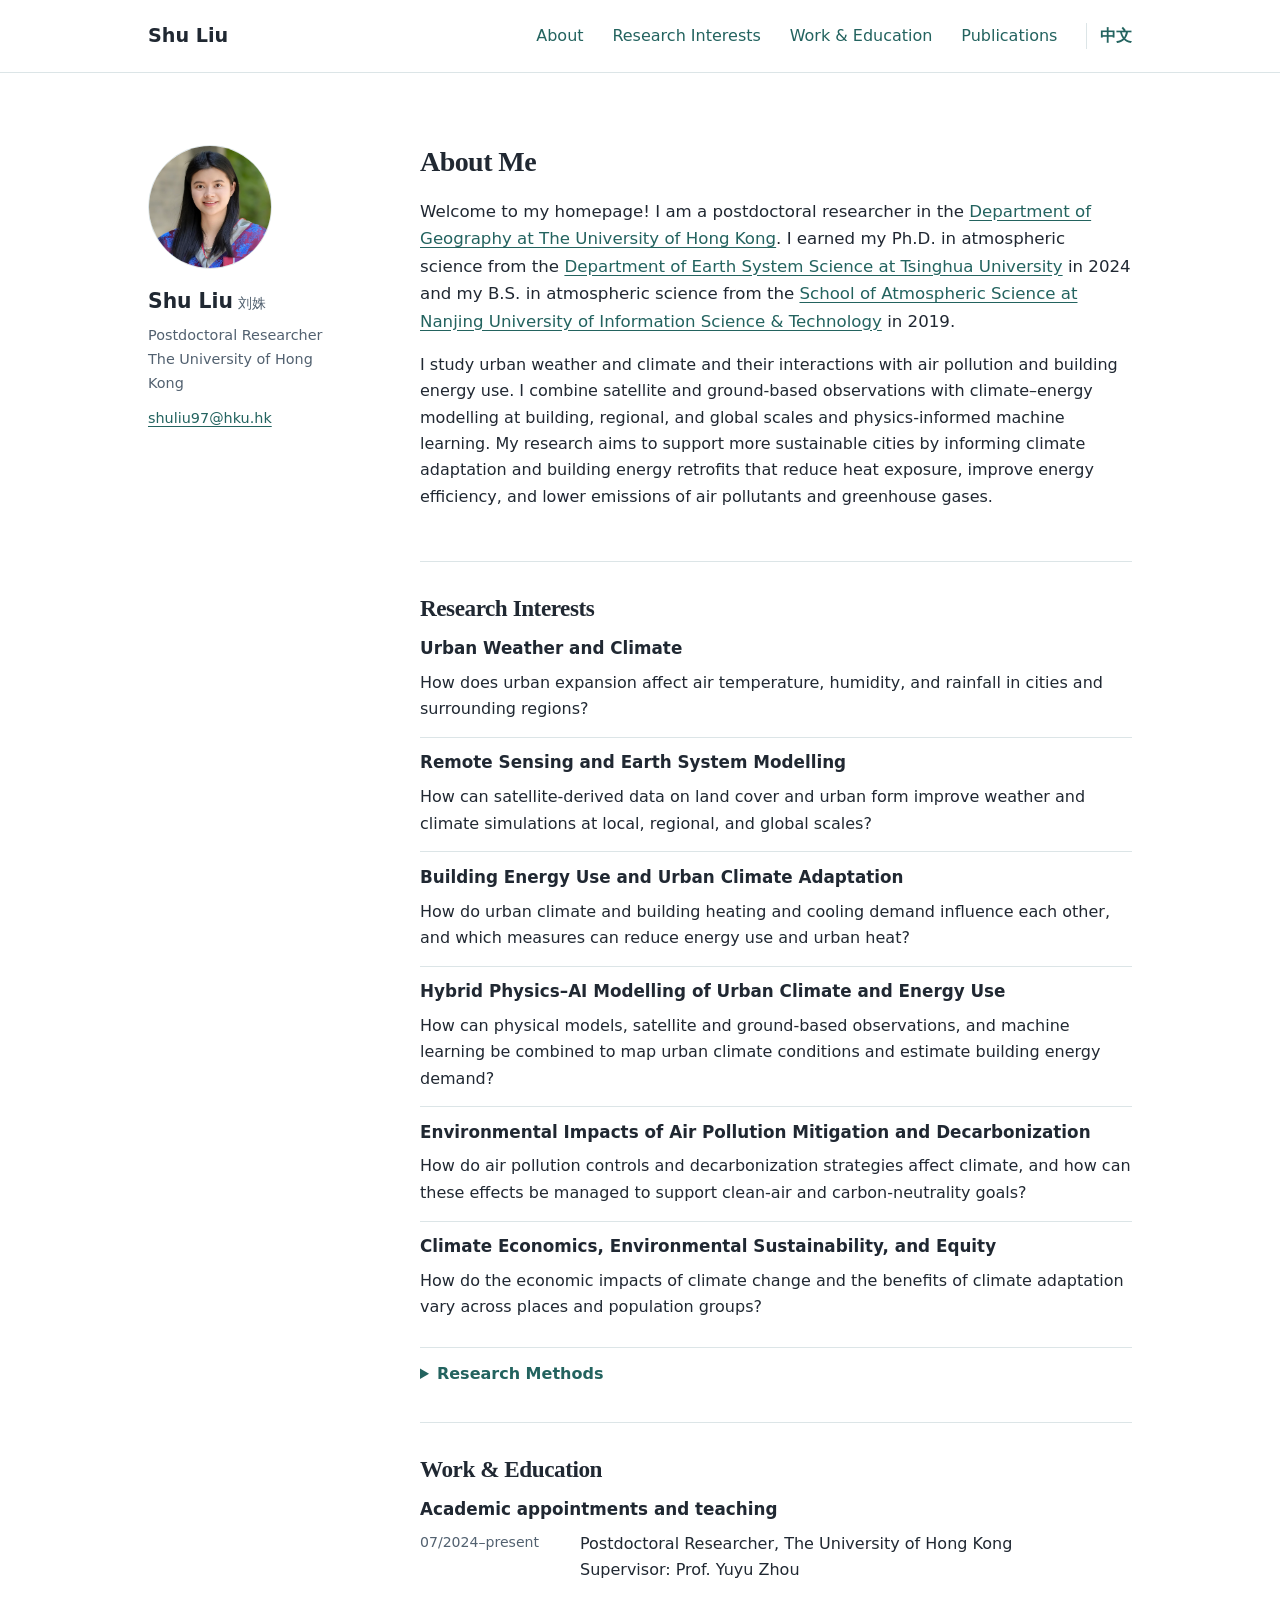
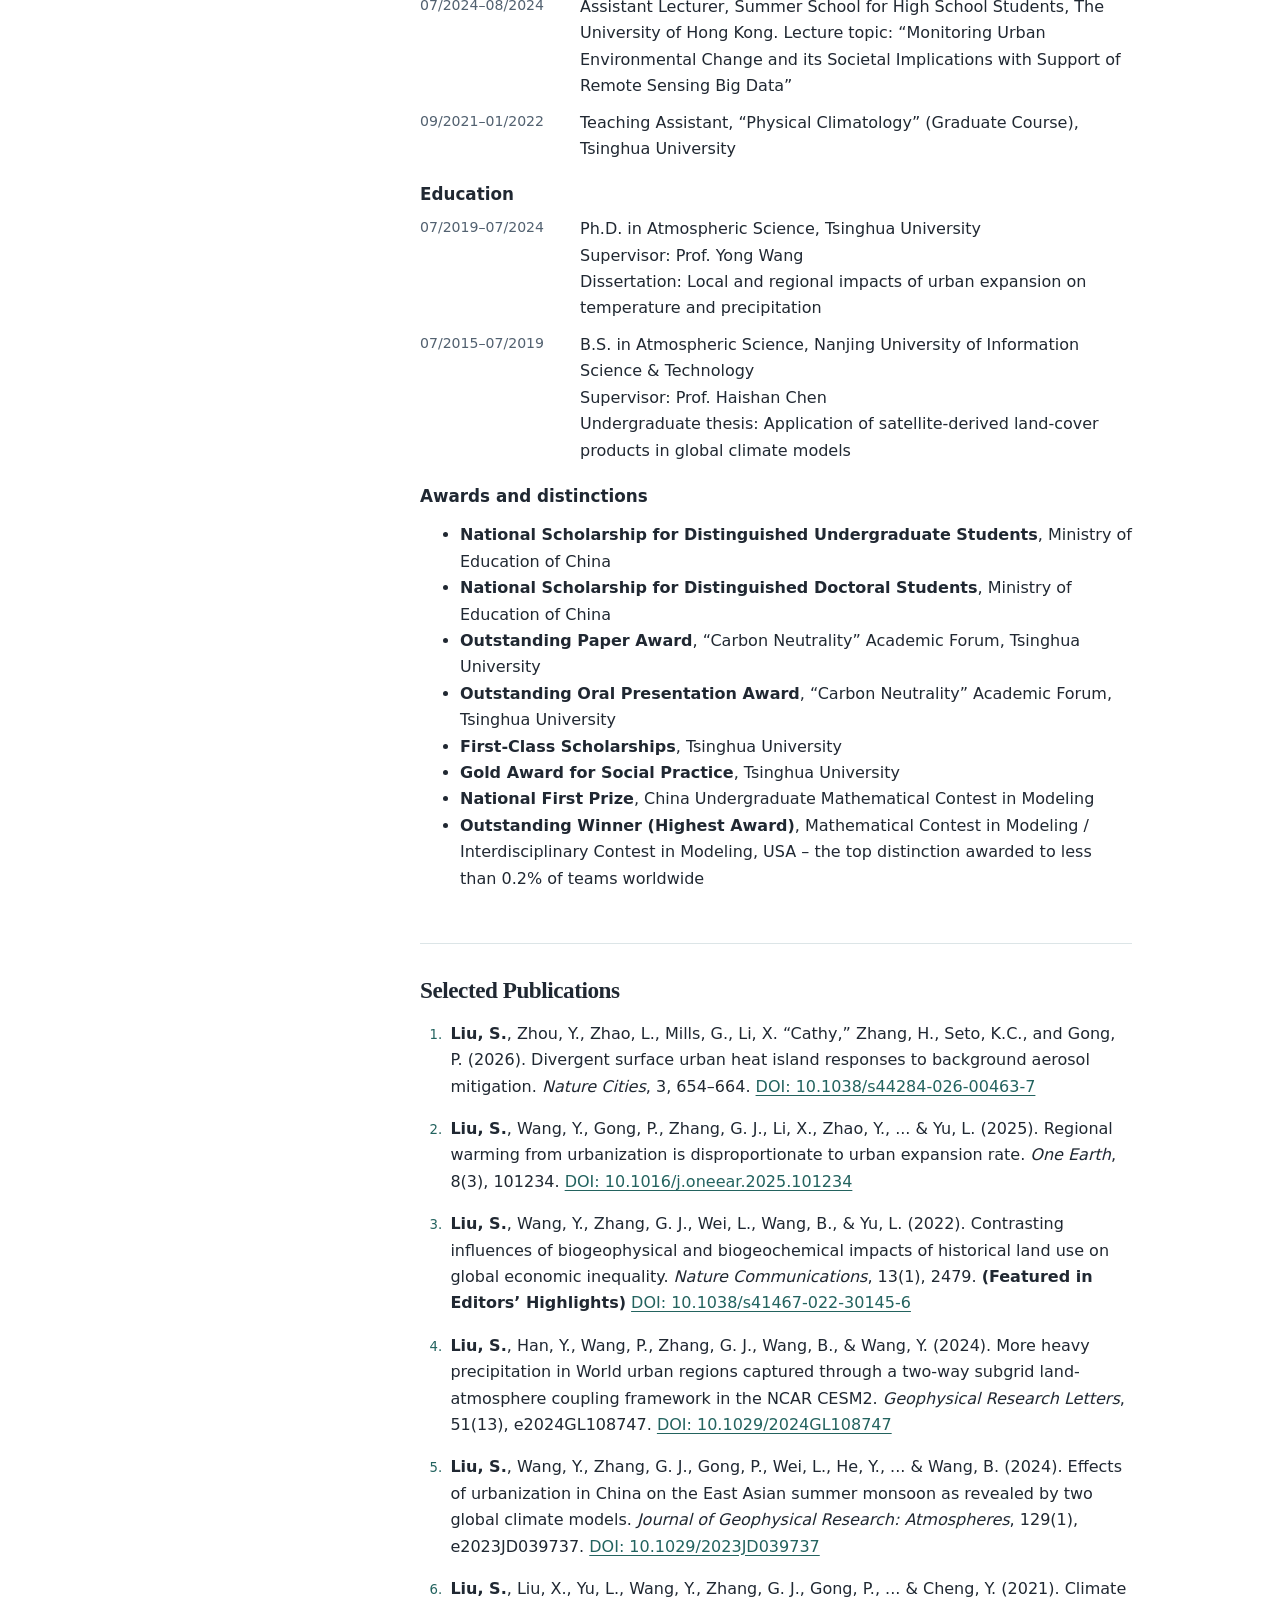
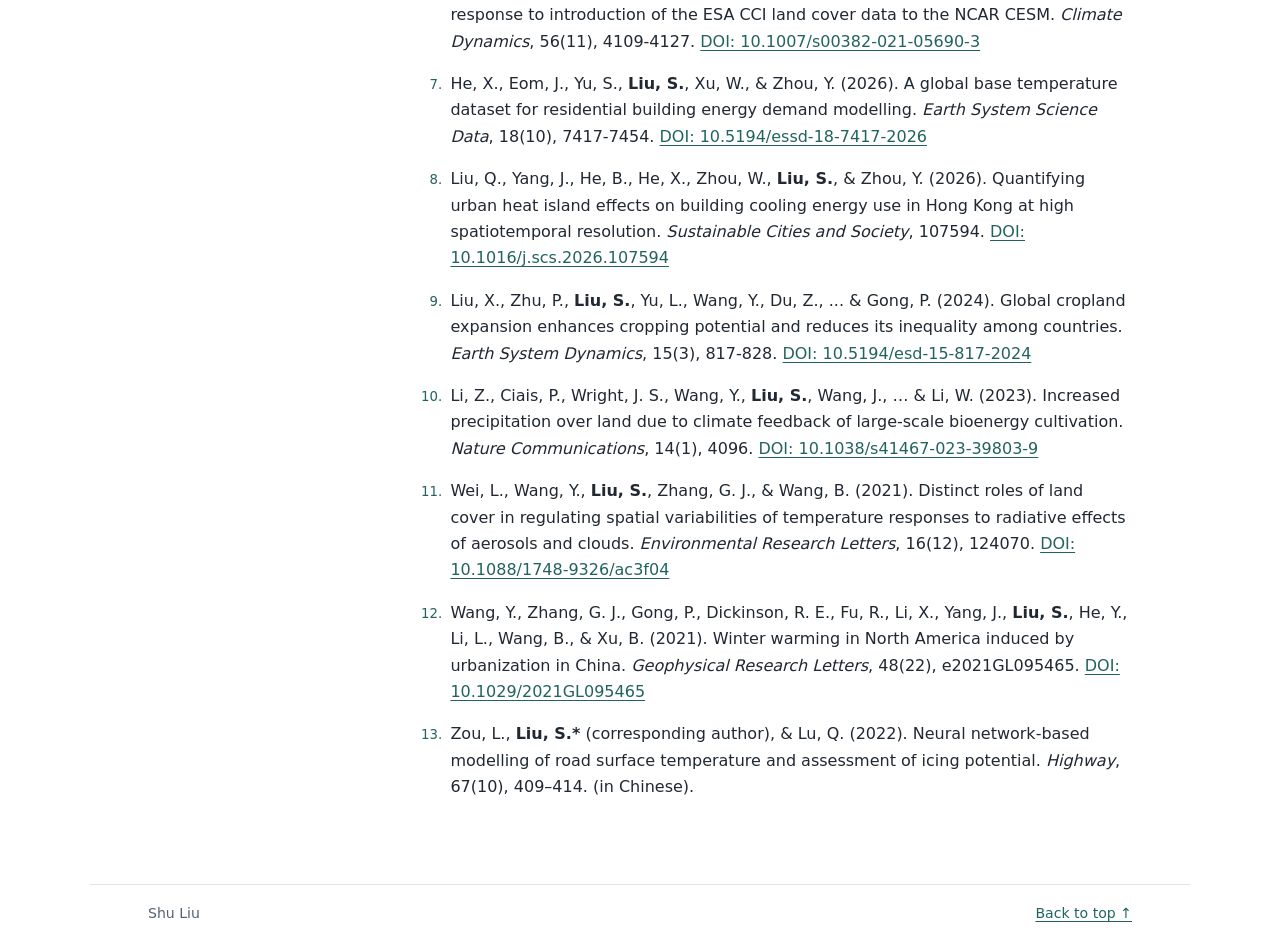
<file: index.html>
<!DOCTYPE html>

<html lang="en">
<head><meta charset="utf-8"/><meta content="width=device-width, initial-scale=1" name="viewport"/>
<title>Shu Liu | Academic Homepage</title>
<meta content="Shu Liu, postdoctoral researcher at The University of Hong Kong studying urban climate, building energy use, and the economic impacts of climate change." name="description"/>
<link href="zh.html" hreflang="zh-CN" rel="alternate"/>
<script defer="" src="language.js"></script>
<link href="style.css" rel="stylesheet"/></head>
<body>
<a class="skip" href="#about">Skip to content</a>
<header><nav aria-label="Main navigation"><a class="brand" href="#about">Shu Liu</a><div class="navlinks"><a href="#about">About</a><a href="#research">Research Interests</a><a href="#cv">Work &amp; Education</a><a href="#publications">Publications</a><a class="language" href="zh.html" hreflang="zh-CN" lang="zh-CN">中文</a></div></nav></header>
<div class="layout">
<aside aria-label="Researcher information"><div class="identity"><img alt="Portrait of Shu Liu" height="124" src="portrait.jpg?v=53b69d57" width="124"/><div><strong>Shu Liu</strong> <span lang="zh">刘姝</span><p>Postdoctoral Researcher<br/>The University of Hong Kong</p></div></div><a href="mailto:shuliu97@hku.hk">shuliu97@hku.hk</a></aside>
<main>
<section id="about"><h1>About Me</h1>
<p class="lead">Welcome to my homepage! I am a postdoctoral researcher in the <a href="https://geog.hku.hk/">Department of Geography at The University of Hong Kong</a>. I earned my Ph.D. in atmospheric science from the <a href="https://www.dess.tsinghua.edu.cn/">Department of Earth System Science at Tsinghua University</a> in 2024 and my B.S. in atmospheric science from the <a href="https://cas.nuist.edu.cn/index.htm">School of Atmospheric Science at Nanjing University of Information Science &amp; Technology</a> in 2019.</p>
<p>I study urban weather and climate and their interactions with air pollution and building energy use. I combine satellite and ground-based observations with climate–energy modelling at building, regional, and global scales and physics-informed machine learning. My research aims to support more sustainable cities by informing climate adaptation and building energy retrofits that reduce heat exposure, improve energy efficiency, and lower emissions of air pollutants and greenhouse gases.</p>
</section>
<section id="research"><h2>Research Interests</h2><div class="themes"><article><h3>Urban Weather and Climate</h3><p>How does urban expansion affect air temperature, humidity, and rainfall in cities and surrounding regions?</p></article><article><h3>Remote Sensing and Earth System Modelling</h3><p>How can satellite-derived data on land cover and urban form improve weather and climate simulations at local, regional, and global scales?</p></article><article><h3>Building Energy Use and Urban Climate Adaptation</h3><p>How do urban climate and building heating and cooling demand influence each other, and which measures can reduce energy use and urban heat?</p></article><article><h3>Hybrid Physics–AI Modelling of Urban Climate and Energy Use</h3><p>How can physical models, satellite and ground-based observations, and machine learning be combined to map urban climate conditions and estimate building energy demand?</p></article><article><h3>Environmental Impacts of Air Pollution Mitigation and Decarbonization</h3><p>How do air pollution controls and decarbonization strategies affect climate, and how can these effects be managed to support clean-air and carbon-neutrality goals?</p></article><article><h3>Climate Economics, Environmental Sustainability, and Equity</h3><p>How do the economic impacts of climate change and the benefits of climate adaptation vary across places and population groups?</p></article></div><details class="methods"><summary>Research Methods</summary><ul><li>Satellite and in situ observations</li>
<li>Earth system modelling (CESM)</li>
<li>Regional weather modelling (WRF)</li>
<li>Land-surface modelling (CLM)</li>
<li>AI-enabled urban climate–energy mapping and modelling</li>
<li>Building energy modelling (EnergyPlus)</li>
<li>Land surface energy balance and temperature–humidity diagnostics</li>
<li>Integrated assessment of energy–water–land systems and climate policy (GCAM)</li>
<li>Climate–economy modelling (DICE, RICE)</li></ul></details></section>
<section id="cv"><h2>Work &amp; Education</h2><h3>Academic appointments and teaching</h3><dl class="timeline"><dt>07/2024–present</dt><dd>Postdoctoral Researcher, The University of Hong Kong<br/>Supervisor: Prof. Yuyu Zhou</dd><dt>07/2024–08/2024</dt><dd>Assistant Lecturer, Summer School for High School Students, The University of Hong Kong. Lecture topic: “Monitoring Urban Environmental Change and its Societal Implications with Support of Remote Sensing Big Data”</dd><dt>09/2021–01/2022</dt><dd>Teaching Assistant, “Physical Climatology” (Graduate Course), Tsinghua University</dd></dl><h3>Education</h3><dl class="timeline"><dt>07/2019–07/2024</dt><dd>Ph.D. in Atmospheric Science, Tsinghua University<br/>Supervisor: Prof. Yong Wang<br/>Dissertation: Local and regional impacts of urban expansion on temperature and precipitation</dd><dt>07/2015–07/2019</dt><dd>B.S. in Atmospheric Science, Nanjing University of Information Science &amp; Technology<br/>Supervisor: Prof. Haishan Chen<br/>Undergraduate thesis: Application of satellite-derived land-cover products in global climate models</dd></dl><h3>Awards and distinctions</h3><ul><li><strong>National Scholarship for Distinguished Undergraduate Students</strong>, Ministry of Education of China</li><li><strong>National Scholarship for Distinguished Doctoral Students</strong>, Ministry of Education of China</li><li><strong>Outstanding Paper Award</strong>, “Carbon Neutrality” Academic Forum, Tsinghua University</li><li><strong>Outstanding Oral Presentation Award</strong>, “Carbon Neutrality” Academic Forum, Tsinghua University</li><li><strong>First-Class Scholarships</strong>, Tsinghua University</li><li><strong>Gold Award for Social Practice</strong>, Tsinghua University</li><li><strong>National First Prize</strong>, China Undergraduate Mathematical Contest in Modeling</li><li><strong>Outstanding Winner (Highest Award)</strong>, Mathematical Contest in Modeling / Interdisciplinary Contest in Modeling, USA – the top distinction awarded to less than 0.2% of teams worldwide</li></ul></section><section id="publications"><h2>Selected Publications</h2><ol class="bibliography">
<li id="publication-1" lang="en"><strong>Liu, S.</strong>, Zhou, Y., Zhao, L., Mills, G., Li, X. “Cathy,” Zhang, H., Seto, K.C., and Gong, P. (2026). Divergent surface urban heat island responses to background aerosol mitigation. <i>Nature Cities</i>, 3, 654–664. <a href="https://doi.org/10.1038/s44284-026-00463-7">DOI: 10.1038/s44284-026-00463-7</a></li>
<li id="publication-2" lang="en"><strong>Liu, S.</strong>, Wang, Y., Gong, P., Zhang, G. J., Li, X., Zhao, Y., ... &amp; Yu, L. (2025). Regional warming from urbanization is disproportionate to urban expansion rate. <i>One Earth</i>, 8(3), 101234. <a href="https://doi.org/10.1016/j.oneear.2025.101234">DOI: 10.1016/j.oneear.2025.101234</a></li>
<li id="publication-3" lang="en"><strong>Liu, S.</strong>, Wang, Y., Zhang, G. J., Wei, L., Wang, B., &amp; Yu, L. (2022). Contrasting influences of biogeophysical and biogeochemical impacts of historical land use on global economic inequality. <i>Nature Communications</i>, 13(1), 2479.  <strong>(Featured in Editors’ Highlights)</strong> <a href="https://doi.org/10.1038/s41467-022-30145-6">DOI: 10.1038/s41467-022-30145-6</a></li>
<li id="publication-4" lang="en"><strong>Liu, S.</strong>, Han, Y., Wang, P., Zhang, G. J., Wang, B., &amp; Wang, Y. (2024). More heavy precipitation in World urban regions captured through a two‐way subgrid land‐atmosphere coupling framework in the NCAR CESM2. <i>Geophysical Research Letters</i>, 51(13), e2024GL108747. <a href="https://doi.org/10.1029/2024GL108747">DOI: 10.1029/2024GL108747</a></li>
<li id="publication-5" lang="en"><strong>Liu, S.</strong>, Wang, Y., Zhang, G. J., Gong, P., Wei, L., He, Y., ... &amp; Wang, B. (2024). Effects of urbanization in China on the East Asian summer monsoon as revealed by two global climate models. <i>Journal of Geophysical Research: Atmospheres</i>, 129(1), e2023JD039737. <a href="https://doi.org/10.1029/2023JD039737">DOI: 10.1029/2023JD039737</a></li>
<li id="publication-6" lang="en"><strong>Liu, S.</strong>, Liu, X., Yu, L., Wang, Y., Zhang, G. J., Gong, P., ... &amp; Cheng, Y. (2021). Climate response to introduction of the ESA CCI land cover data to the NCAR CESM. <i>Climate Dynamics</i>, 56(11), 4109-4127. <a href="https://doi.org/10.1007/s00382-021-05690-3">DOI: 10.1007/s00382-021-05690-3</a></li>
<li id="publication-7" lang="en">He, X., Eom, J., Yu, S., <strong>Liu, S.</strong>, Xu, W., &amp; Zhou, Y. (2026). A global base temperature dataset for residential building energy demand modelling. <i>Earth System Science Data</i>, 18(10), 7417-7454. <a href="https://doi.org/10.5194/essd-18-7417-2026">DOI: 10.5194/essd-18-7417-2026</a></li>
<li id="publication-8" lang="en">Liu, Q., Yang, J., He, B., He, X., Zhou, W., <strong>Liu, S.</strong>, &amp; Zhou, Y. (2026). Quantifying urban heat island effects on building cooling energy use in Hong Kong at high spatiotemporal resolution. <i>Sustainable Cities and Society</i>, 107594. <a href="https://doi.org/10.1016/j.scs.2026.107594">DOI: 10.1016/j.scs.2026.107594</a></li>
<li id="publication-9" lang="en">Liu, X., Zhu, P., <strong>Liu, S.</strong>, Yu, L., Wang, Y., Du, Z., ... &amp; Gong, P. (2024). Global cropland expansion enhances cropping potential and reduces its inequality among countries. <i>Earth System Dynamics</i>, 15(3), 817-828. <a href="https://doi.org/10.5194/esd-15-817-2024">DOI: 10.5194/esd-15-817-2024</a></li>
<li id="publication-10" lang="en">Li, Z., Ciais, P., Wright, J. S., Wang, Y., <strong>Liu, S.</strong>, Wang, J., … &amp; Li, W. (2023). Increased precipitation over land due to climate feedback of large-scale bioenergy cultivation. <i>Nature Communications</i>, 14(1), 4096. <a href="https://doi.org/10.1038/s41467-023-39803-9">DOI: 10.1038/s41467-023-39803-9</a></li><li id="publication-11" lang="en">Wei, L., Wang, Y., <strong>Liu, S.</strong>, Zhang, G. J., &amp; Wang, B. (2021). Distinct roles of land cover in regulating spatial variabilities of temperature responses to radiative effects of aerosols and clouds. <i>Environmental Research Letters</i>, 16(12), 124070. <a href="https://doi.org/10.1088/1748-9326/ac3f04">DOI: 10.1088/1748-9326/ac3f04</a></li><li id="publication-12" lang="en">Wang, Y., Zhang, G. J., Gong, P., Dickinson, R. E., Fu, R., Li, X., Yang, J., <strong>Liu, S.</strong>, He, Y., Li, L., Wang, B., &amp; Xu, B. (2021). Winter warming in North America induced by urbanization in China. <i>Geophysical Research Letters</i>, 48(22), e2021GL095465. <a href="https://doi.org/10.1029/2021GL095465">DOI: 10.1029/2021GL095465</a></li><li id="publication-13" lang="en">Zou, L., <strong>Liu, S.*</strong> (corresponding author), &amp; Lu, Q. (2022). Neural network-based modelling of road surface temperature and assessment of icing potential. <i>Highway</i>, 67(10), 409–414. (in Chinese). </li>
</ol></section>
</main>
</div><footer><span>Shu Liu</span><a href="#about">Back to top ↑</a></footer></body></html>
</file>
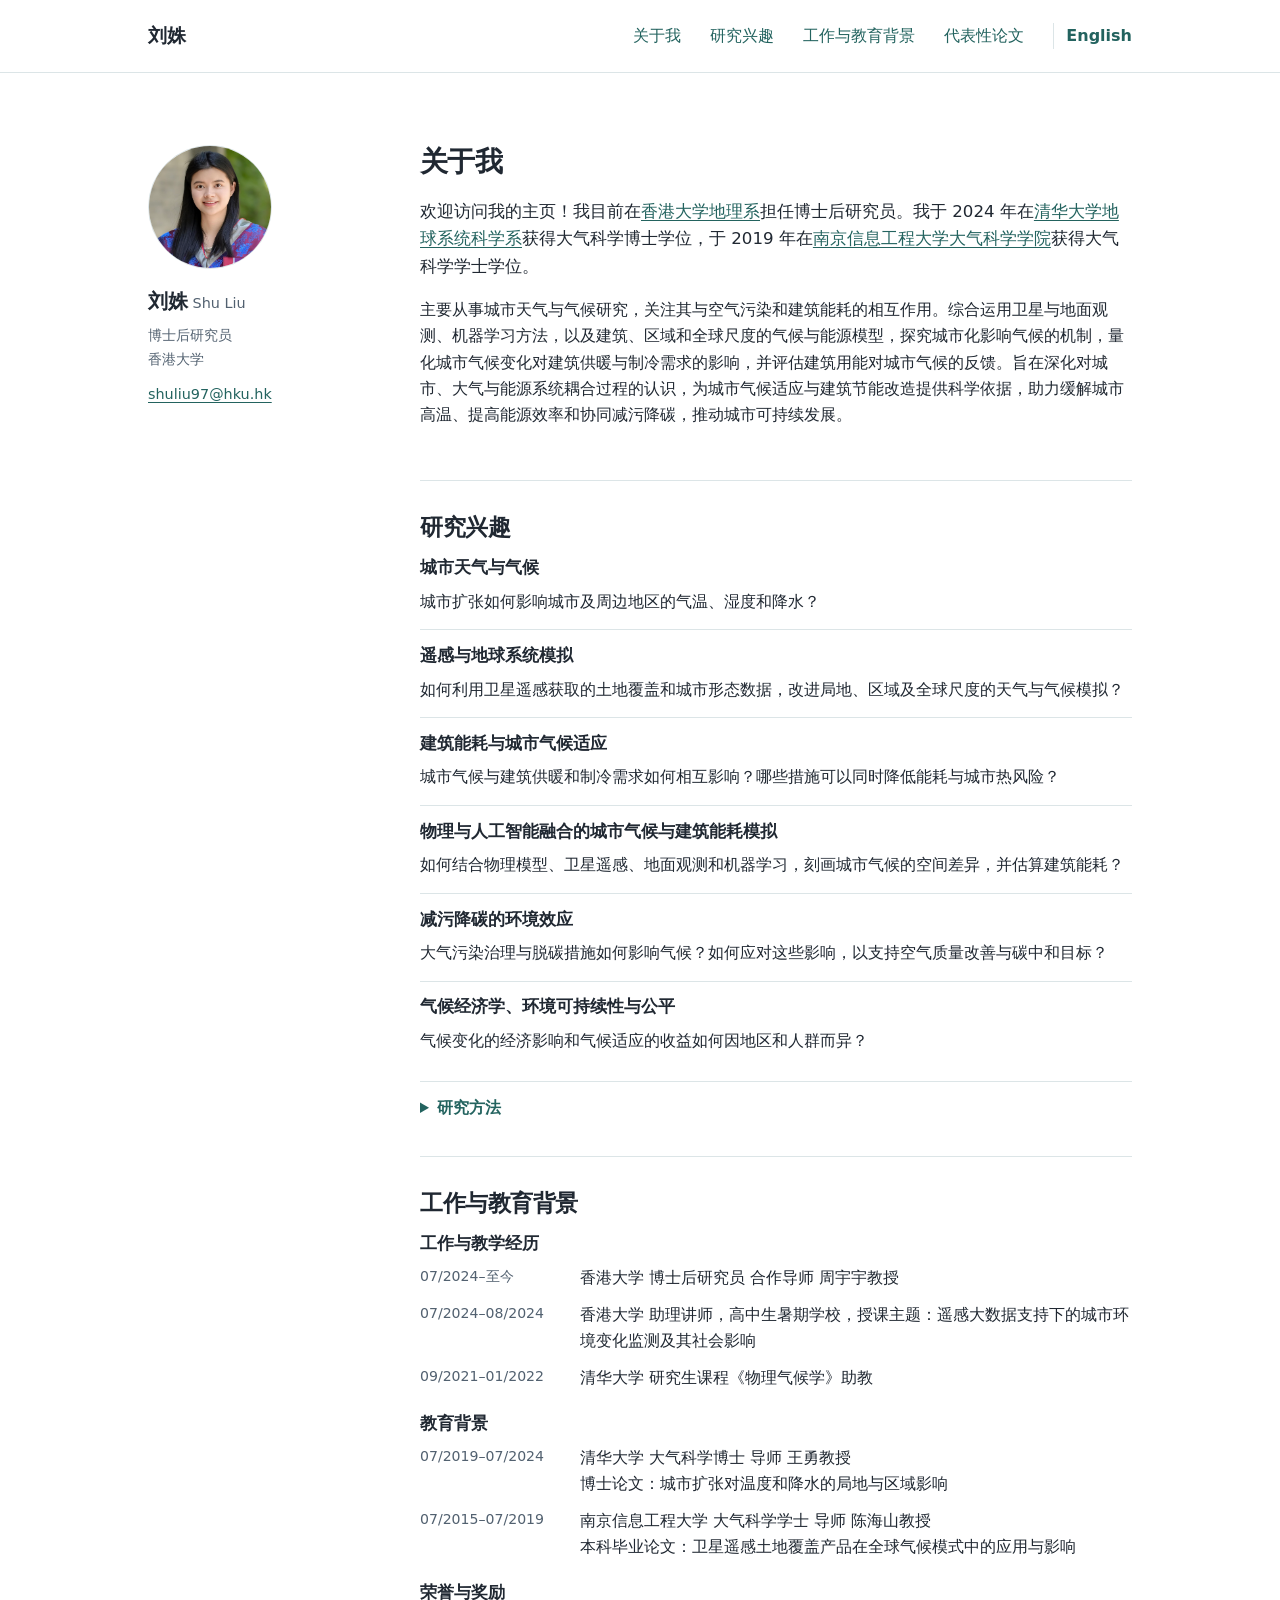
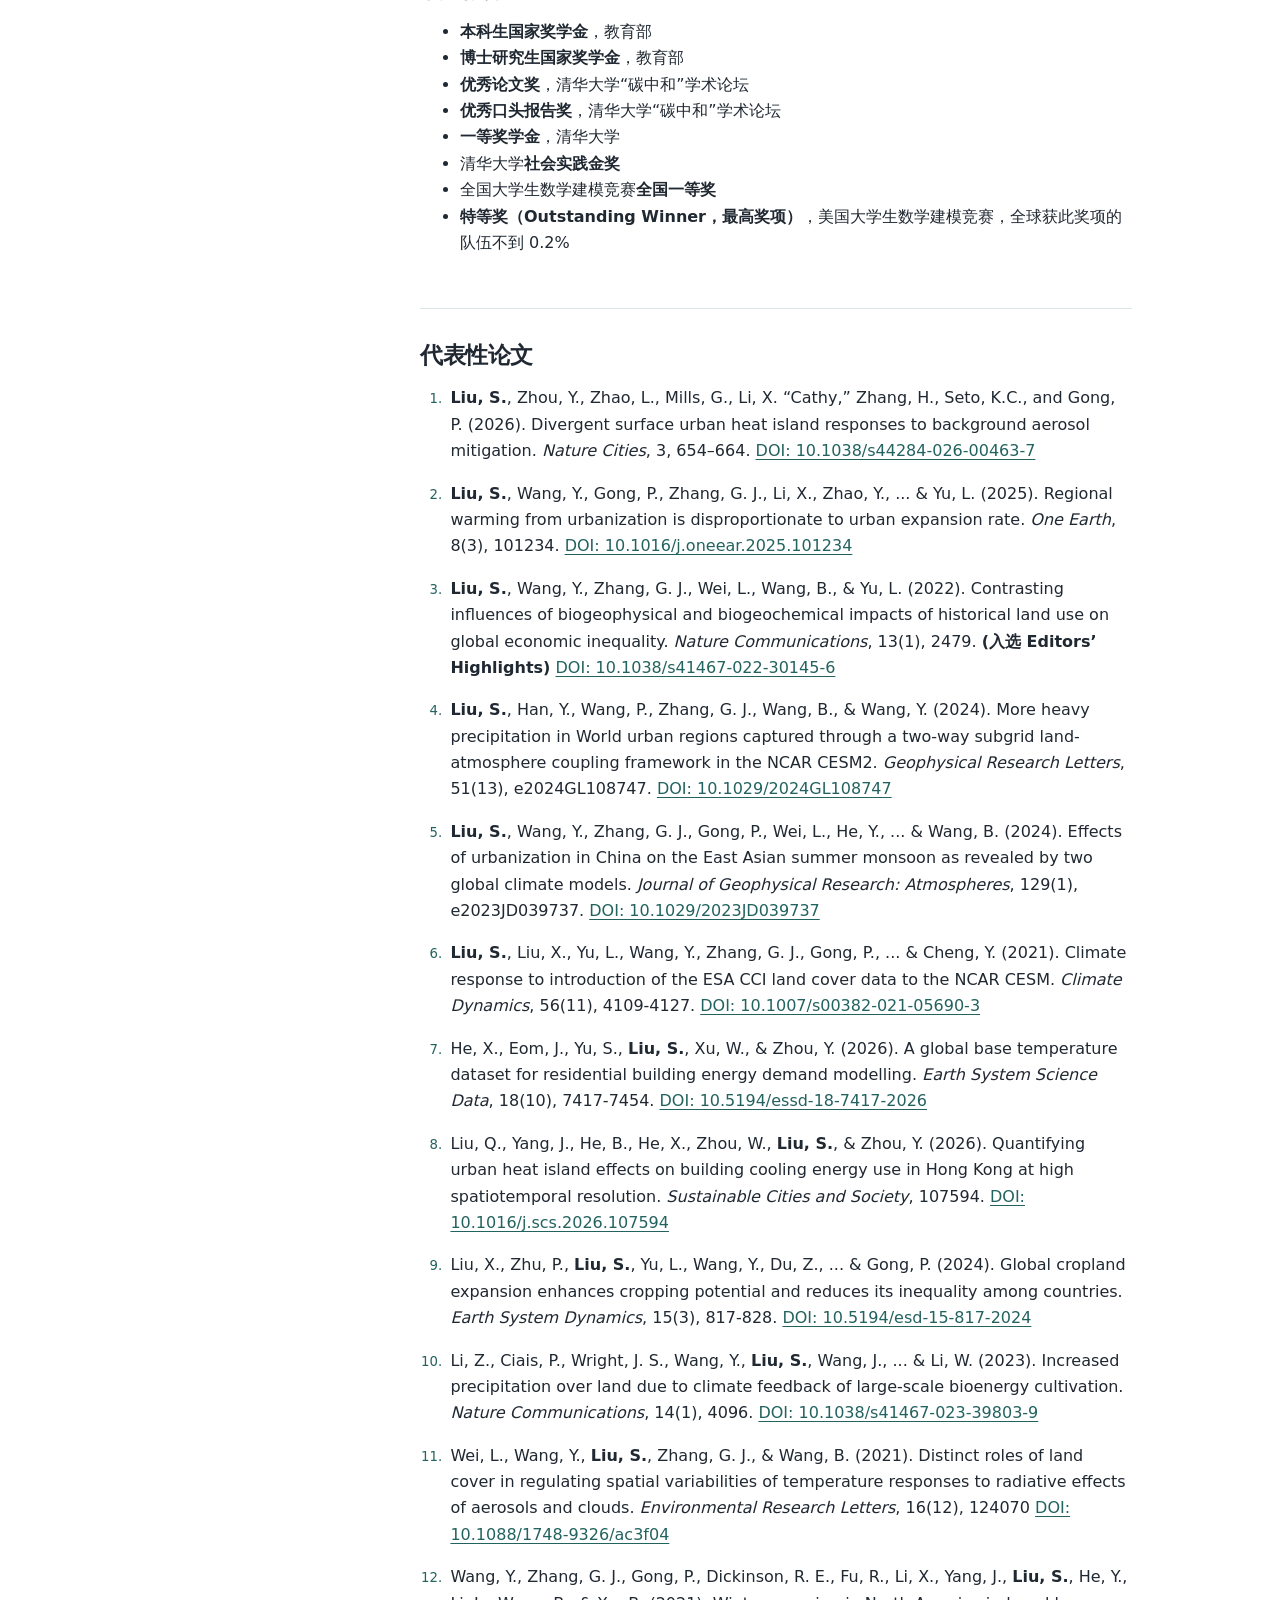
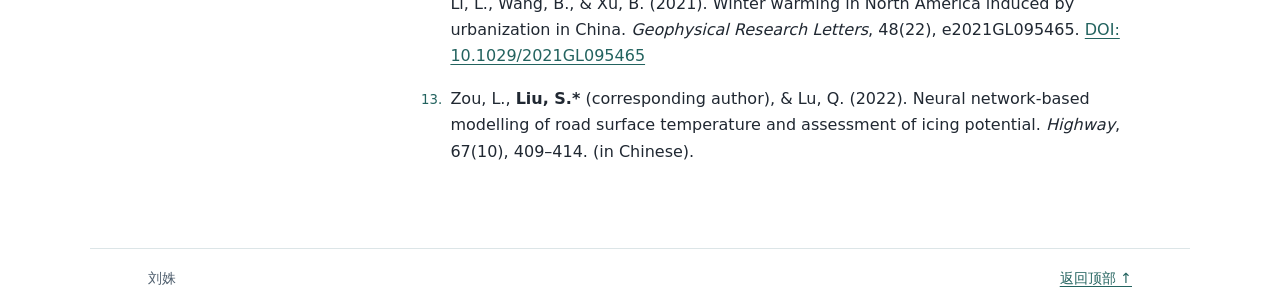
<file: zh.html>
<!DOCTYPE html>

<html lang="zh-CN">
<head><meta charset="utf-8"/><meta content="width=device-width, initial-scale=1" name="viewport"/>
<title>刘姝 | 学术主页</title>
<meta content="刘姝，香港大学博士后研究员，研究城市天气与气候、建筑能耗及气候变化的经济影响。" name="description"/>
<link href="index.html" hreflang="en" rel="alternate"/>
<script defer="" src="language.js"></script>
<link href="style.css" rel="stylesheet"/></head>
<body>
<a class="skip" href="#about">跳转到正文</a>
<header><nav aria-label="主导航"><a class="brand" href="#about">刘姝</a><div class="navlinks"><a href="#about">关于我</a><a href="#research">研究兴趣</a><a href="#cv">工作与教育背景</a><a href="#publications">代表性论文</a><a class="language" href="index.html" hreflang="en" lang="en">English</a></div></nav></header>
<div class="layout">
<aside aria-label="个人信息"><div class="identity"><img alt="刘姝的照片" height="124" src="portrait.jpg?v=53b69d57" width="124"/><div><strong>刘姝</strong> <span lang="en">Shu Liu</span><p>博士后研究员<br/>香港大学</p></div></div><a href="mailto:shuliu97@hku.hk">shuliu97@hku.hk</a></aside>
<main>
<section id="about"><h1>关于我</h1>
<p class="lead">欢迎访问我的主页！我目前在<a href="https://geog.hku.hk/">香港大学地理系</a>担任博士后研究员。我于 2024 年在<a href="https://www.dess.tsinghua.edu.cn/">清华大学地球系统科学系</a>获得大气科学博士学位，于 2019 年在<a href="https://cas.nuist.edu.cn/index.htm">南京信息工程大学大气科学学院</a>获得大气科学学士学位。</p>
<p>主要从事城市天气与气候研究，关注其与空气污染和建筑能耗的相互作用。综合运用卫星与地面观测、机器学习方法，以及建筑、区域和全球尺度的气候与能源模型，探究城市化影响气候的机制，量化城市气候变化对建筑供暖与制冷需求的影响，并评估建筑用能对城市气候的反馈。旨在深化对城市、大气与能源系统耦合过程的认识，为城市气候适应与建筑节能改造提供科学依据，助力缓解城市高温、提高能源效率和协同减污降碳，推动城市可持续发展。</p>
</section>
<section id="research"><h2>研究兴趣</h2><div class="themes"><article><h3>城市天气与气候</h3><p>城市扩张如何影响城市及周边地区的气温、湿度和降水？</p></article><article><h3>遥感与地球系统模拟</h3><p>如何利用卫星遥感获取的土地覆盖和城市形态数据，改进局地、区域及全球尺度的天气与气候模拟？</p></article><article><h3>建筑能耗与城市气候适应</h3><p>城市气候与建筑供暖和制冷需求如何相互影响？哪些措施可以同时降低能耗与城市热风险？</p></article><article><h3>物理与人工智能融合的城市气候与建筑能耗模拟</h3><p>如何结合物理模型、卫星遥感、地面观测和机器学习，刻画城市气候的空间差异，并估算建筑能耗？</p></article><article><h3>减污降碳的环境效应</h3><p>大气污染治理与脱碳措施如何影响气候？如何应对这些影响，以支持空气质量改善与碳中和目标？</p></article><article><h3>气候经济学、环境可持续性与公平</h3><p>气候变化的经济影响和气候适应的收益如何因地区和人群而异？</p></article></div><details class="methods"><summary>研究方法</summary><ul><li>卫星与地面观测</li>
<li>地球系统模拟（CESM）</li>
<li>区域天气模拟（WRF）</li>
<li>陆面过程模拟（CLM）</li>
<li>人工智能赋能的城市气候–能源制图与模拟</li>
<li>建筑能耗模拟（EnergyPlus）</li>
<li>陆面能量平衡分析与温湿度变化诊断</li>
<li>能源–水–土地系统与气候政策综合评估（GCAM）</li>
<li>气候–经济模拟（DICE、RICE）</li></ul></details></section>
<section id="cv"><h2>工作与教育背景</h2><h3>工作与教学经历</h3><dl class="timeline"><dt>07/2024–至今</dt><dd>香港大学  博士后研究员    合作导师 周宇宇教授</dd>
<dt>07/2024–08/2024</dt><dd>香港大学 助理讲师，高中生暑期学校，授课主题：遥感大数据支持下的城市环境变化监测及其社会影响</dd>
<dt>09/2021–01/2022</dt><dd>清华大学  研究生课程《物理气候学》助教</dd></dl><h3>教育背景</h3><dl class="timeline"><dt>07/2019–07/2024</dt><dd>清华大学  大气科学博士    导师 王勇教授<br/>博士论文：城市扩张对温度和降水的局地与区域影响</dd>
<dt>07/2015–07/2019</dt><dd>南京信息工程大学  大气科学学士    导师 陈海山教授<br/>本科毕业论文：卫星遥感土地覆盖产品在全球气候模式中的应用与影响</dd></dl><h3>荣誉与奖励</h3><ul><li><strong>本科生国家奖学金</strong>，教育部</li><li><strong>博士研究生国家奖学金</strong>，教育部</li><li><strong>优秀论文奖</strong>，清华大学“碳中和”学术论坛</li><li><strong>优秀口头报告奖</strong>，清华大学“碳中和”学术论坛</li><li><strong>一等奖学金</strong>，清华大学</li><li>清华大学<strong>社会实践金奖</strong></li><li>全国大学生数学建模竞赛<strong>全国一等奖</strong></li><li><strong>特等奖（Outstanding Winner，最高奖项）</strong>，美国大学生数学建模竞赛，全球获此奖项的队伍不到 0.2%</li></ul></section><section id="publications"><h2>代表性论文</h2><ol class="bibliography">
<li id="publication-1" lang="en"><strong>Liu, S.</strong>, Zhou, Y., Zhao, L., Mills, G., Li, X. “Cathy,” Zhang, H., Seto, K.C., and Gong, P. (2026). Divergent surface urban heat island responses to background aerosol mitigation. <i>Nature Cities</i>, 3, 654–664. <a href="https://doi.org/10.1038/s44284-026-00463-7">DOI: 10.1038/s44284-026-00463-7</a></li>
<li id="publication-2" lang="en"><strong>Liu, S.</strong>, Wang, Y., Gong, P., Zhang, G. J., Li, X., Zhao, Y., ... &amp; Yu, L. (2025). Regional warming from urbanization is disproportionate to urban expansion rate. <i>One Earth</i>, 8(3), 101234. <a href="https://doi.org/10.1016/j.oneear.2025.101234">DOI: 10.1016/j.oneear.2025.101234</a></li>
<li id="publication-3" lang="en"><strong>Liu, S.</strong>, Wang, Y., Zhang, G. J., Wei, L., Wang, B., &amp; Yu, L. (2022). Contrasting influences of biogeophysical and biogeochemical impacts of historical land use on global economic inequality. <i>Nature Communications</i>, 13(1), 2479.  <strong>(入选 Editors’ Highlights)</strong> <a href="https://doi.org/10.1038/s41467-022-30145-6">DOI: 10.1038/s41467-022-30145-6</a></li>
<li id="publication-4" lang="en"><strong>Liu, S.</strong>, Han, Y., Wang, P., Zhang, G. J., Wang, B., &amp; Wang, Y. (2024). More heavy precipitation in World urban regions captured through a two‐way subgrid land‐atmosphere coupling framework in the NCAR CESM2. <i>Geophysical Research Letters</i>, 51(13), e2024GL108747. <a href="https://doi.org/10.1029/2024GL108747">DOI: 10.1029/2024GL108747</a></li>
<li id="publication-5" lang="en"><strong>Liu, S.</strong>, Wang, Y., Zhang, G. J., Gong, P., Wei, L., He, Y., ... &amp; Wang, B. (2024). Effects of urbanization in China on the East Asian summer monsoon as revealed by two global climate models. <i>Journal of Geophysical Research: Atmospheres</i>, 129(1), e2023JD039737. <a href="https://doi.org/10.1029/2023JD039737">DOI: 10.1029/2023JD039737</a></li>
<li id="publication-6" lang="en"><strong>Liu, S.</strong>, Liu, X., Yu, L., Wang, Y., Zhang, G. J., Gong, P., ... &amp; Cheng, Y. (2021). Climate response to introduction of the ESA CCI land cover data to the NCAR CESM. <i>Climate Dynamics</i>, 56(11), 4109-4127. <a href="https://doi.org/10.1007/s00382-021-05690-3">DOI: 10.1007/s00382-021-05690-3</a></li>
<li id="publication-7" lang="en">He, X., Eom, J., Yu, S., <strong>Liu, S.</strong>, Xu, W., &amp; Zhou, Y. (2026). A global base temperature dataset for residential building energy demand modelling. <i>Earth System Science Data</i>, 18(10), 7417-7454. <a href="https://doi.org/10.5194/essd-18-7417-2026">DOI: 10.5194/essd-18-7417-2026</a></li>
<li id="publication-8" lang="en">Liu, Q., Yang, J., He, B., He, X., Zhou, W., <strong>Liu, S.</strong>, &amp; Zhou, Y. (2026). Quantifying urban heat island effects on building cooling energy use in Hong Kong at high spatiotemporal resolution. <i>Sustainable Cities and Society</i>, 107594. <a href="https://doi.org/10.1016/j.scs.2026.107594">DOI: 10.1016/j.scs.2026.107594</a></li>
<li id="publication-9" lang="en">Liu, X., Zhu, P., <strong>Liu, S.</strong>, Yu, L., Wang, Y., Du, Z., ... &amp; Gong, P. (2024). Global cropland expansion enhances cropping potential and reduces its inequality among countries. <i>Earth System Dynamics</i>, 15(3), 817-828. <a href="https://doi.org/10.5194/esd-15-817-2024">DOI: 10.5194/esd-15-817-2024</a></li>
<li id="publication-10" lang="en">Li, Z., Ciais, P., Wright, J. S., Wang, Y., <strong>Liu, S.</strong>, Wang, J., ... &amp; Li, W. (2023). Increased precipitation over land due to climate feedback of large-scale bioenergy cultivation. <i>Nature Communications</i>, 14(1), 4096. <a href="https://doi.org/10.1038/s41467-023-39803-9">DOI: 10.1038/s41467-023-39803-9</a></li>
<li id="publication-11" lang="en">Wei, L., Wang, Y., <strong>Liu, S.</strong>, Zhang, G. J., &amp; Wang, B. (2021). Distinct roles of land cover in regulating spatial variabilities of temperature responses to radiative effects of aerosols and clouds. <i>Environmental Research Letters</i>, 16(12), 124070 <a href="https://doi.org/10.1088/1748-9326/ac3f04">DOI: 10.1088/1748-9326/ac3f04</a></li>
<li id="publication-12" lang="en">Wang, Y., Zhang, G. J., Gong, P., Dickinson, R. E., Fu, R., Li, X., Yang, J., <strong>Liu, S.</strong>, He, Y., Li, L., Wang, B., &amp; Xu, B. (2021). Winter warming in North America induced by urbanization in China. <i>Geophysical Research Letters</i>, 48(22), e2021GL095465. <a href="https://doi.org/10.1029/2021GL095465">DOI: 10.1029/2021GL095465</a></li><li id="publication-13" lang="en">Zou, L., <strong>Liu, S.*</strong> (corresponding author), &amp; Lu, Q. (2022). Neural network-based modelling of road surface temperature and assessment of icing potential. <i>Highway</i>, 67(10), 409–414. (in Chinese). </li>
</ol></section>
</main></div><footer><span>刘姝</span><a href="#about">返回顶部 ↑</a></footer></body></html>
</file>
<file: style.css>
:root{--ink:#202832;--muted:#526170;--accent:#23635f;--line:#dce5e7;--wash:#f3f8f7;--paper:#fff}*{box-sizing:border-box}html{scroll-padding-top:1.5rem}body{margin:0;background:var(--paper);color:var(--ink);font:16px/1.65 system-ui,-apple-system,"Segoe UI",sans-serif}a{color:var(--accent);text-underline-offset:.2em}a:hover{text-decoration-thickness:2px}a:focus-visible,summary:focus-visible{outline:2px solid var(--accent);outline-offset:4px}header{border-bottom:1px solid var(--line)}nav,.layout,footer{max-width:1100px;margin:auto;padding-inline:clamp(20px,5vw,58px)}nav{min-height:72px;display:flex;align-items:center;justify-content:space-between;gap:1rem}.brand{font-weight:750;font-size:1.2rem;color:var(--ink);text-decoration:none}.navlinks{display:flex;flex-wrap:wrap;gap:clamp(.65rem,3vw,1.8rem)}.navlinks a{text-decoration:none}.navlinks a:hover{text-decoration:underline}.layout{display:grid;grid-template-columns:200px minmax(0,1fr);gap:clamp(30px,6vw,72px);padding-top:clamp(36px,6vw,72px)}aside{align-self:start;position:sticky;top:30px;font-size:.9rem;color:var(--muted)}aside img{display:block;object-fit:cover;object-position:center 35%;border-radius:50%;margin-bottom:1rem;border:1px solid var(--line)}aside strong{font-size:1.27rem;color:var(--ink)}aside p{margin:.35rem 0 .7rem}h1,h2,h3{line-height:1.24;margin:0 0 .65em}h1,h2{font-family:Georgia,"Times New Roman",serif}h1{font-size:1.75rem;letter-spacing:-.02em}h2{font-size:1.45rem;letter-spacing:-.02em}h3{font-size:1.05rem}p{margin:0 0 1em}.lead{font-size:1.04rem}section{padding-bottom:2.2rem;margin-bottom:2rem;border-bottom:1px solid var(--line)}section:last-child{border:0}.themes article{padding:.9rem 0;border-bottom:1px solid var(--line)}.themes article:first-child{padding-top:0}.themes article:last-child{border:0}.themes p{margin:0}.bibliography{padding-left:1.65rem}.bibliography li{padding-left:.25rem;margin-bottom:.8rem;overflow-wrap:anywhere}.bibliography li::marker{color:var(--accent);font-size:.83rem}.bibliography li:target{background:var(--wash);outline:4px solid var(--wash)}details{border-top:1px solid var(--line);padding-top:.8rem}summary{cursor:pointer;color:var(--accent);font-weight:650}.timeline{display:grid;grid-template-columns:9rem minmax(0,1fr);gap:.65rem 1rem;margin:0 0 1.35rem}.timeline dt{font-size:.88rem;color:var(--muted)}.timeline dd{margin:0}.timeline small{display:block;color:var(--muted)}footer{display:flex;justify-content:space-between;padding-block:1.1rem;border-top:1px solid var(--line);color:var(--muted);font-size:.88rem}.skip{position:absolute;left:1rem;top:-8rem;background:#fff;padding:.5rem}.skip:focus{top:1rem}@media(max-width:690px){.layout{display:block;padding-top:24px}aside{position:static;border-bottom:1px solid var(--line);padding-bottom:18px;margin-bottom:28px}.identity{display:flex;align-items:center;gap:14px}.identity img{width:64px;height:64px;margin:0}.identity p{margin:0 0 .2em}nav{min-height:60px}.navlinks{font-size:.88rem}.timeline{grid-template-columns:1fr;gap:.1rem}.timeline dd{margin-bottom:.6rem}}@media print{header,aside,footer,main section:not(#cv):not(#publications){display:none}.layout{display:block;padding:0}details{display:none}a{color:inherit}}

.navlinks .language{font-weight:700;padding-inline-start:.8rem;border-inline-start:1px solid var(--line)}

.paper-title{display:block;margin-bottom:.14rem}.paper-meta{display:block;color:var(--muted);font-size:.9rem}.bibliography li{margin-bottom:1rem}.methods{margin-top:.75rem}
</file>
